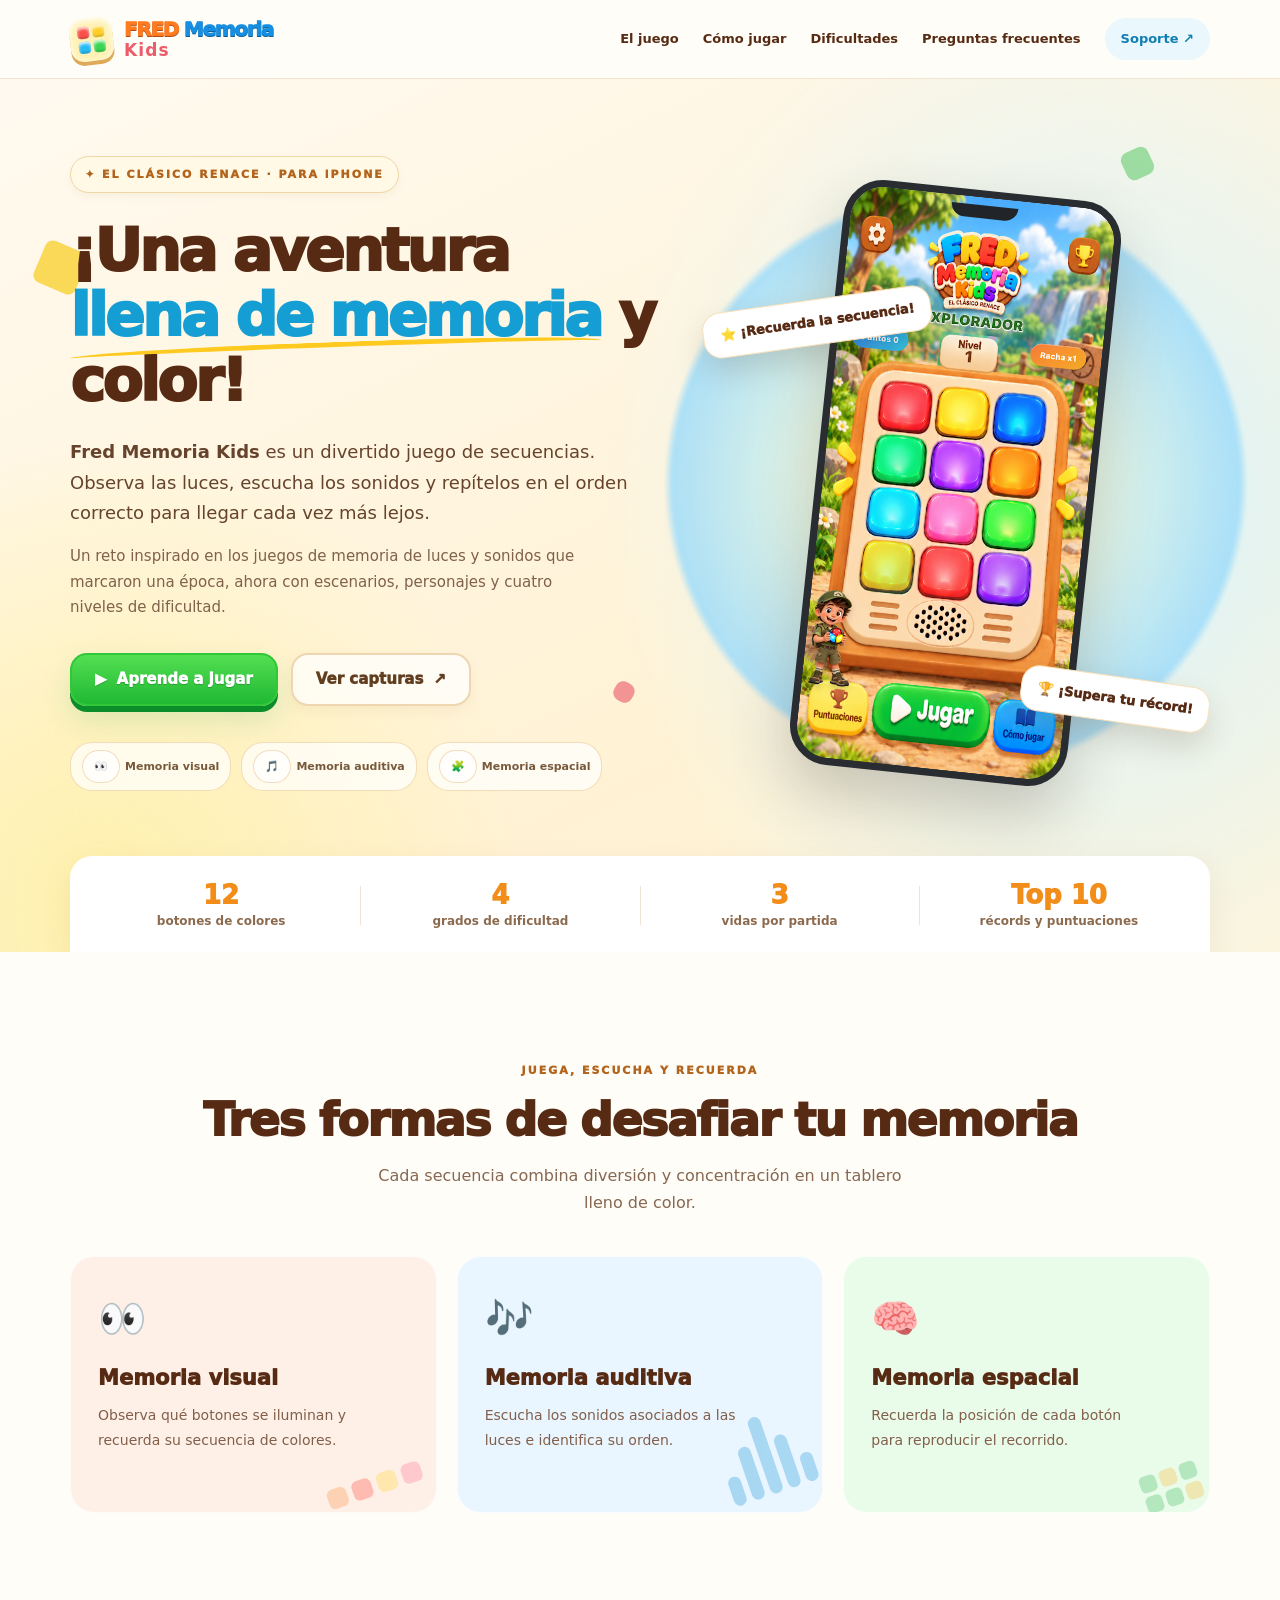
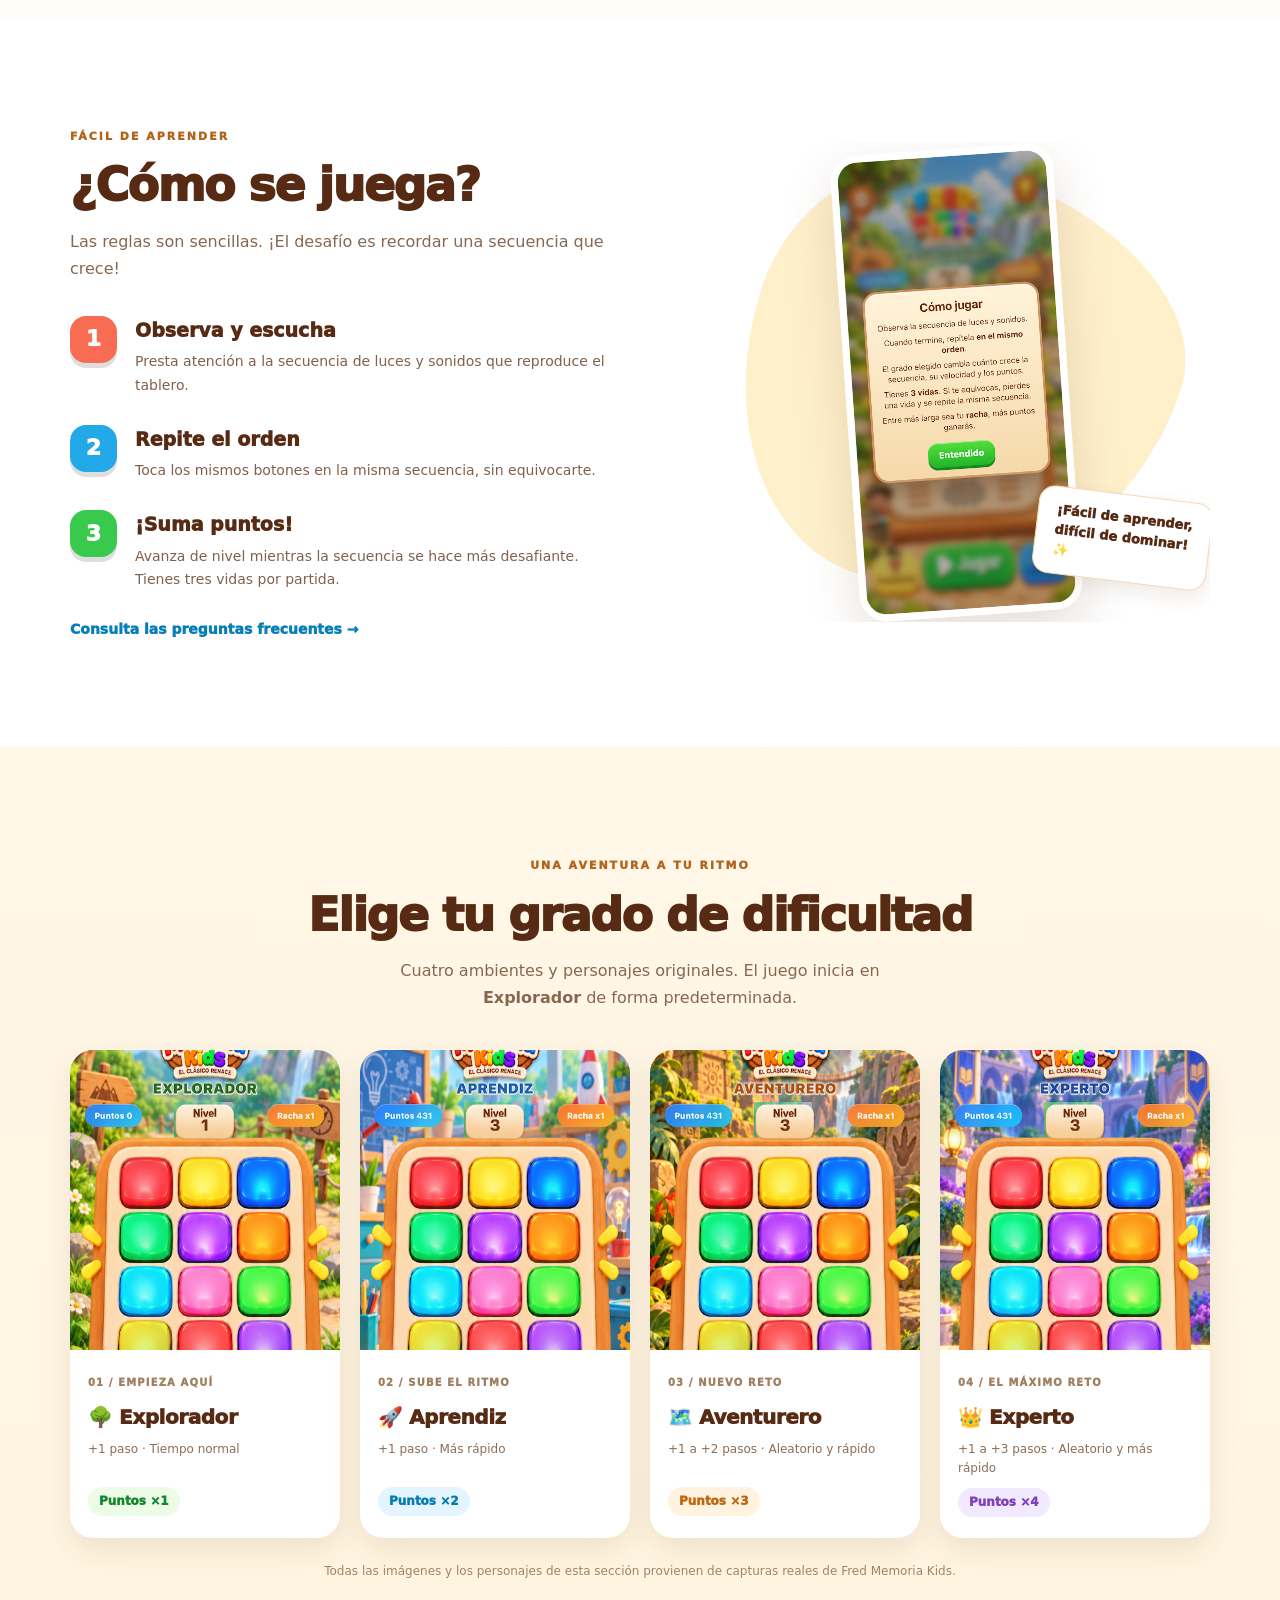
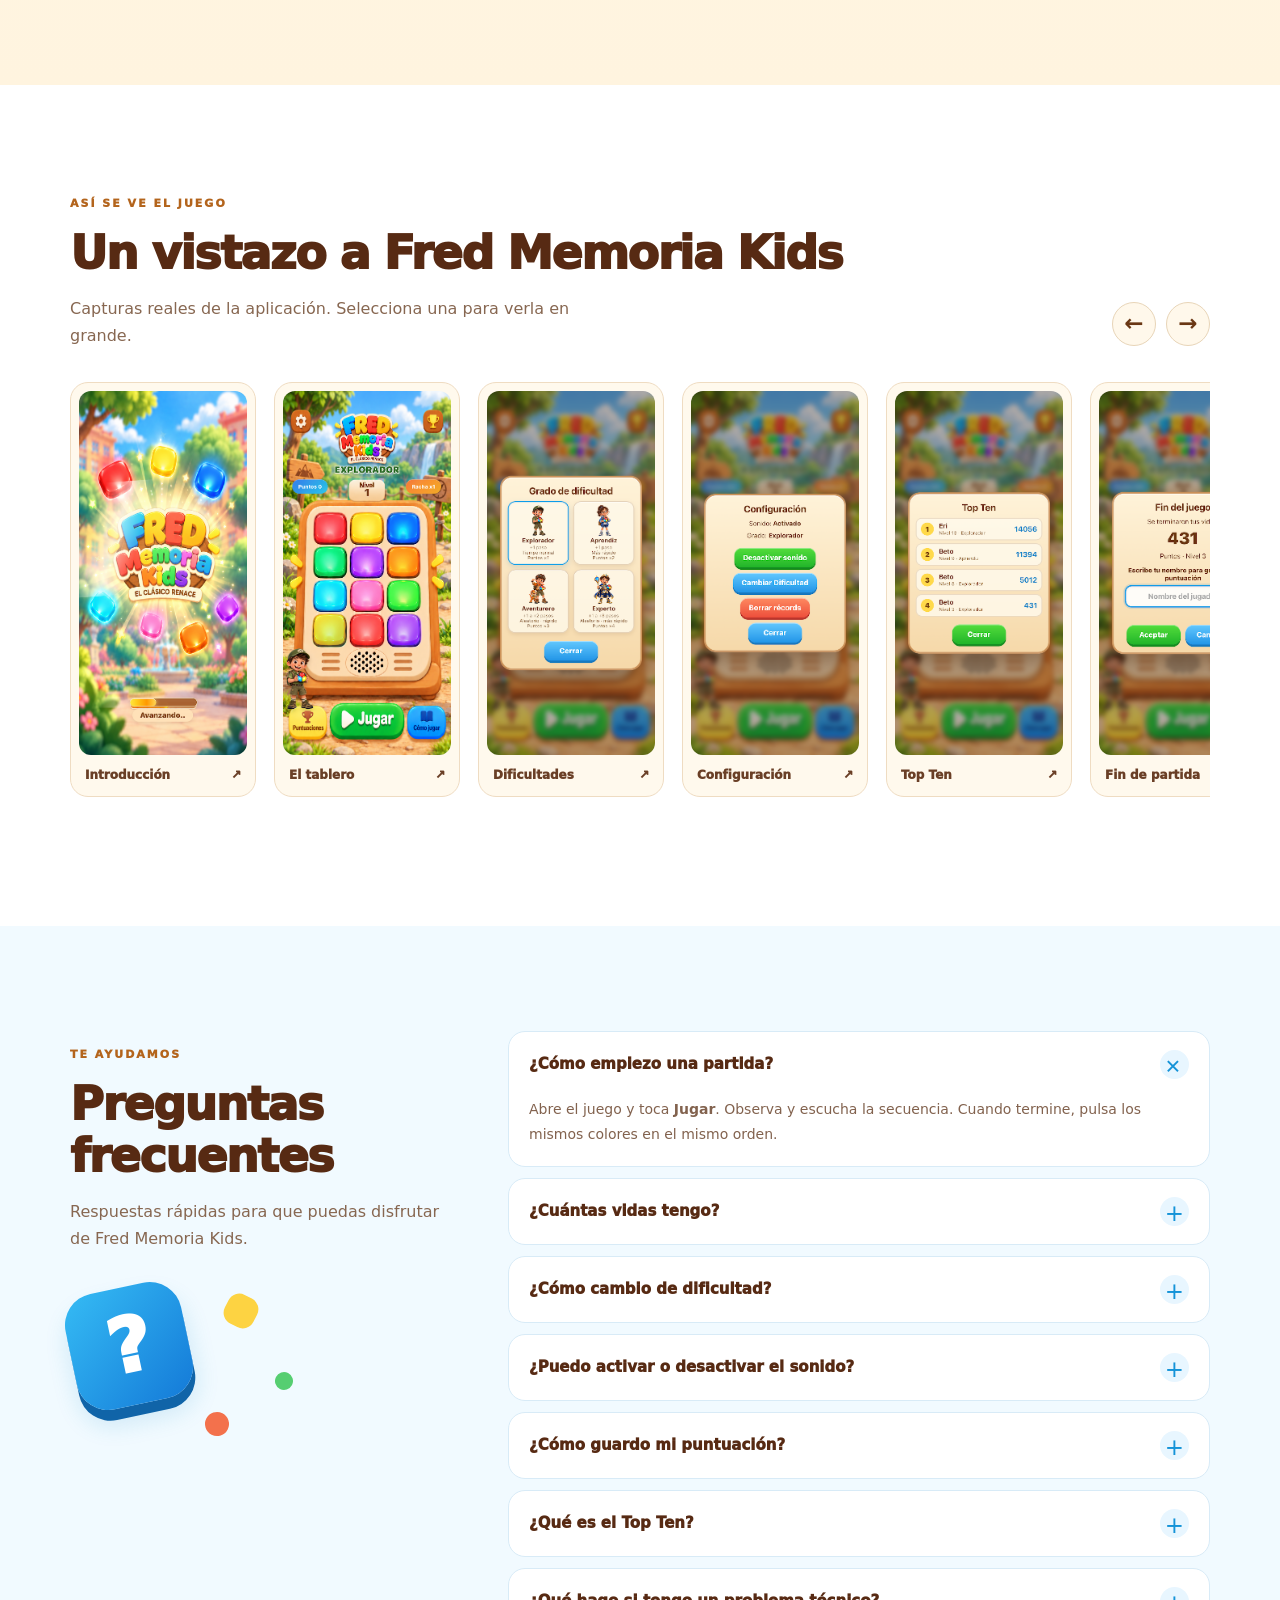
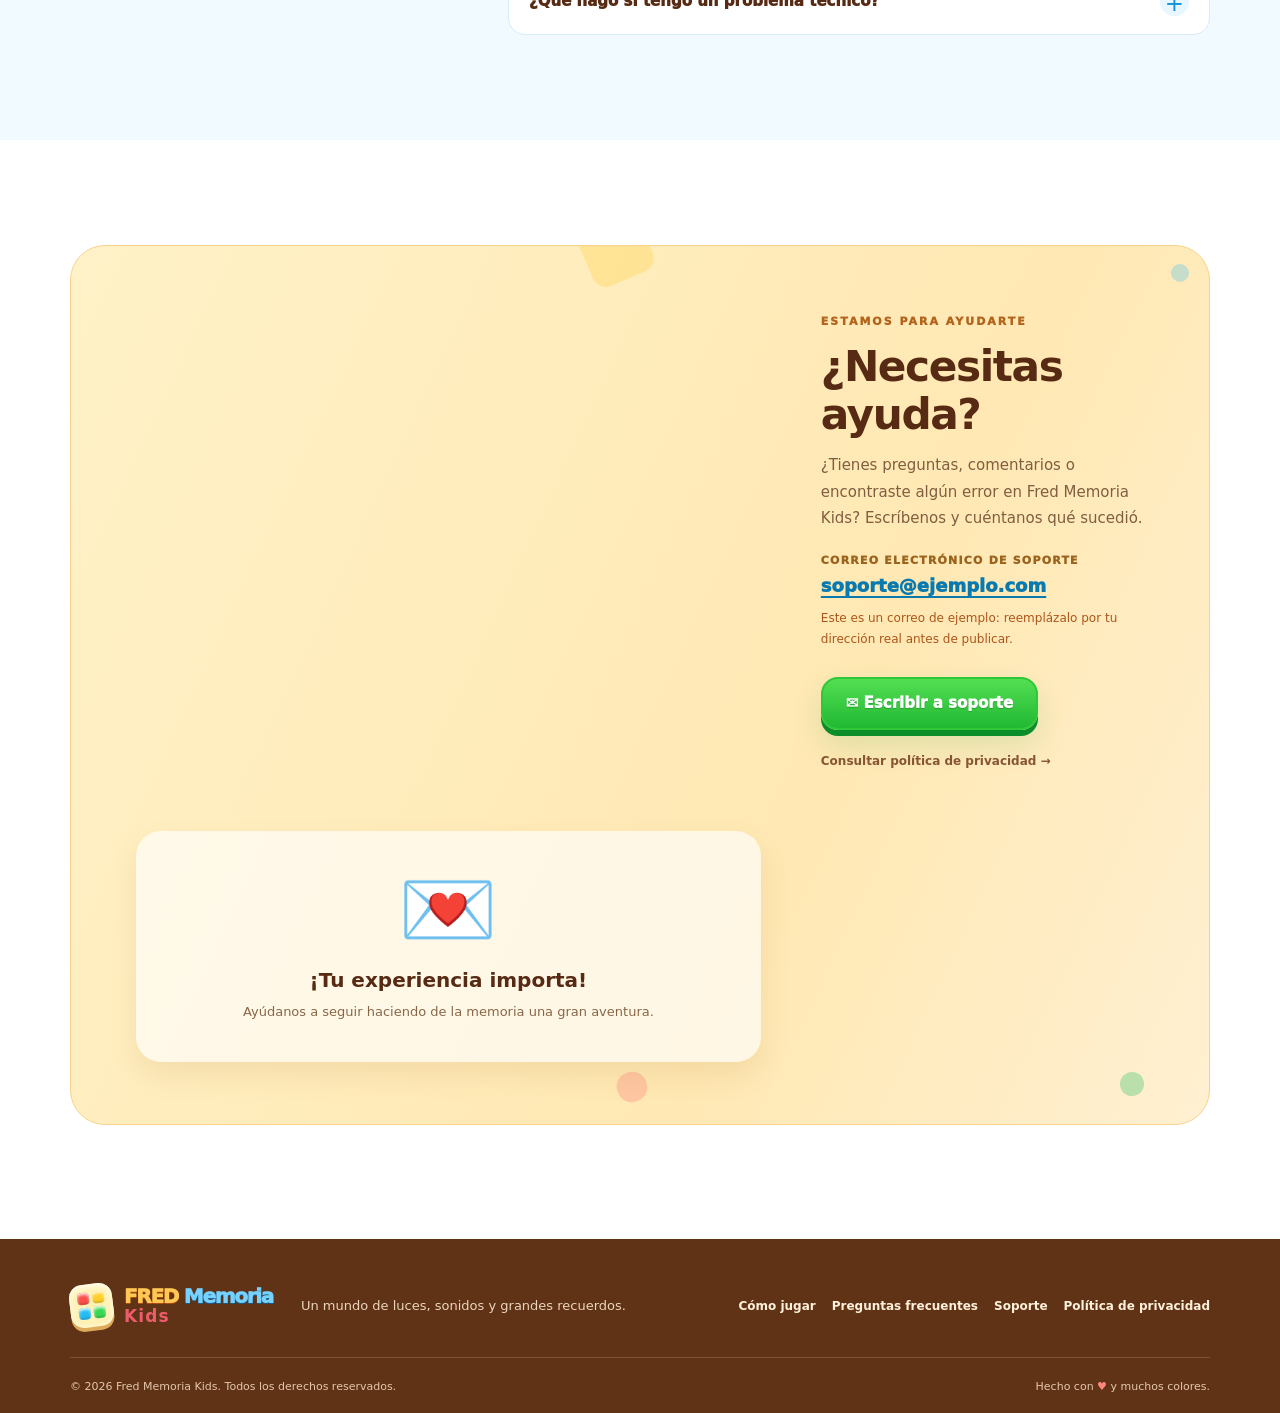
<file: index.html>
<!doctype html>
<html lang="es">
<head>
  <meta charset="utf-8">
  <meta name="viewport" content="width=device-width, initial-scale=1">
  <meta name="theme-color" content="#fff9e9">
  <meta name="description" content="Fred Memoria Kids: un divertido juego de secuencias de luces y sonidos para ejercitar la memoria visual, auditiva y espacial. Descubre cómo jugar, los niveles, preguntas frecuentes y soporte.">
  <meta property="og:type" content="website">
  <meta property="og:title" content="Fred Memoria Kids | ¡El clásico renace!">
  <meta property="og:description" content="Luces, sonidos y diversión para poner a prueba tu memoria. Conoce Fred Memoria Kids y encuentra instrucciones y soporte.">
  <meta name="color-scheme" content="light">
  <link rel="icon" type="image/svg+xml" href="assets/img/icono.svg">
  <link rel="stylesheet" href="assets/css/styles.css">
  <title>Fred Memoria Kids | El clásico renace</title>
  <script defer src="assets/js/config.js"></script>
  <script defer src="assets/js/main.js"></script>
</head>
<body>
  <a class="skip-link" href="#contenido">Saltar al contenido</a>

  <header class="site-header">
    <div class="container nav-wrap">
      <a class="brand" href="index.html" aria-label="Fred Memoria Kids, ir al inicio">
        <span class="brand-symbol" aria-hidden="true"><i></i><i></i><i></i><i></i></span>
        <span class="brand-copy"><strong><span class="fred">FRED</span> <span class="memoria">Memoria</span></strong><small>Kids</small></span>
      </a>
      <button class="menu-toggle" type="button" aria-label="Abrir menú de navegación" aria-controls="main-nav" aria-expanded="false"><span></span><span></span><span></span></button>
      <nav id="main-nav" class="main-nav" aria-label="Navegación principal">
        <a href="#el-juego">El juego</a>
        <a href="#como-jugar">Cómo jugar</a>
        <a href="#dificultades">Dificultades</a>
        <a href="#preguntas">Preguntas frecuentes</a>
        <a href="#soporte" class="nav-contact">Soporte <span aria-hidden="true">↗</span></a>
      </nav>
    </div>
  </header>

  <main id="contenido">
    <section class="hero" id="el-juego" aria-labelledby="hero-title">
      <span class="hero-confetti confetti-one" aria-hidden="true"></span>
      <span class="hero-confetti confetti-two" aria-hidden="true"></span>
      <span class="hero-confetti confetti-three" aria-hidden="true"></span>
      <div class="container hero-grid">
        <div class="hero-copy">
          <span class="eyebrow"><span aria-hidden="true">✦</span> EL CLÁSICO RENACE · PARA iPHONE</span>
          <h1 id="hero-title">¡Una aventura <span class="highlight">llena de memoria</span> y color!</h1>
          <p class="hero-lead"><strong>Fred Memoria Kids</strong> es un divertido juego de secuencias. Observa las luces, escucha los sonidos y repítelos en el orden correcto para llegar cada vez más lejos.</p>
          <p class="hero-detail">Un reto inspirado en los juegos de memoria de luces y sonidos que marcaron una época, ahora con escenarios, personajes y cuatro niveles de dificultad.</p>
          <div class="hero-actions">
            <a class="btn btn-green" href="#como-jugar"><span aria-hidden="true">▶</span> Aprende a jugar</a>
            <a class="btn btn-outline" href="#pantallas">Ver capturas <span aria-hidden="true">↗</span></a>
          </div>
          <div class="memory-pills" aria-label="Habilidades que se ejercitan">
            <span><span aria-hidden="true">👀</span> Memoria visual</span>
            <span><span aria-hidden="true">🎵</span> Memoria auditiva</span>
            <span><span aria-hidden="true">🧩</span> Memoria espacial</span>
          </div>
        </div>
        <div class="hero-visual">
          <div class="hero-glow" aria-hidden="true"></div>
          <div class="float-pill pill-top"><span aria-hidden="true">⭐</span> ¡Recuerda la secuencia!</div>
          <div class="phone device-hero">
            <div class="phone-camera" aria-hidden="true"></div>
            <img src="assets/img/explorador.png" alt="Pantalla de Fred Memoria Kids en dificultad Explorador, con tablero de 12 botones luminosos de colores." fetchpriority="high" width="415" height="899">
          </div>
          <div class="float-pill pill-bottom"><span aria-hidden="true">🏆</span> ¡Supera tu récord!</div>
        </div>
      </div>
      <div class="container facts-row" aria-label="Características del juego">
        <div><strong>12</strong><span>botones de colores</span></div>
        <span class="fact-divider" aria-hidden="true"></span>
        <div><strong>4</strong><span>grados de dificultad</span></div>
        <span class="fact-divider" aria-hidden="true"></span>
        <div><strong>3</strong><span>vidas por partida</span></div>
        <span class="fact-divider" aria-hidden="true"></span>
        <div><strong>Top 10</strong><span>récords y puntuaciones</span></div>
      </div>
    </section>

    <section class="section benefits" aria-labelledby="benefits-title">
      <div class="container">
        <div class="section-heading center"><span class="kicker">JUEGA, ESCUCHA Y RECUERDA</span><h2 id="benefits-title">Tres formas de desafiar tu memoria</h2><p>Cada secuencia combina diversión y concentración en un tablero lleno de color.</p></div>
        <div class="benefits-grid">
          <article class="benefit-card benefit-visual"><span class="benefit-icon" aria-hidden="true">👀</span><h3>Memoria visual</h3><p>Observa qué botones se iluminan y recuerda su secuencia de colores.</p><span class="tiny-pieces" aria-hidden="true"><i></i><i></i><i></i><i></i></span></article>
          <article class="benefit-card benefit-audio"><span class="benefit-icon" aria-hidden="true">🎶</span><h3>Memoria auditiva</h3><p>Escucha los sonidos asociados a las luces e identifica su orden.</p><span class="wave-bars" aria-hidden="true"><i></i><i></i><i></i><i></i><i></i></span></article>
          <article class="benefit-card benefit-spatial"><span class="benefit-icon" aria-hidden="true">🧠</span><h3>Memoria espacial</h3><p>Recuerda la posición de cada botón para reproducir el recorrido.</p><span class="tiny-grid" aria-hidden="true"><i></i><i></i><i></i><i></i><i></i><i></i></span></article>
        </div>
      </div>
    </section>

    <section class="section how-section" id="como-jugar" aria-labelledby="how-title">
      <div class="container how-grid">
        <div>
          <div class="section-heading"><span class="kicker">FÁCIL DE APRENDER</span><h2 id="how-title">¿Cómo se juega?</h2><p>Las reglas son sencillas. ¡El desafío es recordar una secuencia que crece!</p></div>
          <ol class="steps-list">
            <li><span class="step-number step-red">1</span><div><h3>Observa y escucha</h3><p>Presta atención a la secuencia de luces y sonidos que reproduce el tablero.</p></div></li>
            <li><span class="step-number step-blue">2</span><div><h3>Repite el orden</h3><p>Toca los mismos botones en la misma secuencia, sin equivocarte.</p></div></li>
            <li><span class="step-number step-green">3</span><div><h3>¡Suma puntos!</h3><p>Avanza de nivel mientras la secuencia se hace más desafiante. Tienes tres vidas por partida.</p></div></li>
          </ol>
          <a class="text-link" href="#preguntas">Consulta las preguntas frecuentes <span aria-hidden="true">→</span></a>
        </div>
        <div class="how-visual"><div class="how-blob" aria-hidden="true"></div><div class="shot-framed"><img src="assets/img/como-jugar.png" loading="lazy" width="415" height="899" alt="Ventana de instrucciones de Fred Memoria Kids: observa, repite los sonidos y las luces, y supera niveles."></div><span class="how-note">¡Fácil de aprender, difícil de dominar! <span aria-hidden="true">✨</span></span></div>
      </div>
    </section>

    <section class="section levels-section" id="dificultades" aria-labelledby="levels-title">
      <div class="container">
        <div class="section-heading center"><span class="kicker">UNA AVENTURA A TU RITMO</span><h2 id="levels-title">Elige tu grado de dificultad</h2><p>Cuatro ambientes y personajes originales. El juego inicia en <strong>Explorador</strong> de forma predeterminada.</p></div>
        <div class="levels-grid">
          <article class="level-card explorer"><div class="level-img"><img src="assets/img/explorador.png" width="415" height="899" loading="lazy" alt="Escenario Explorador con personaje infantil explorador y tablero de memoria."></div><div class="level-info"><span class="level-num">01 / EMPIEZA AQUÍ</span><h3>🌳 Explorador</h3><p>+1 paso · Tiempo normal</p><span class="points">Puntos ×1</span></div></article>
          <article class="level-card apprentice"><div class="level-img"><img src="assets/img/aprendiz.png" width="415" height="899" loading="lazy" alt="Escenario Aprendiz con niña científica de lentes y el tablero de memoria."></div><div class="level-info"><span class="level-num">02 / SUBE EL RITMO</span><h3>🚀 Aprendiz</h3><p>+1 paso · Más rápido</p><span class="points">Puntos ×2</span></div></article>
          <article class="level-card adventurer"><div class="level-img"><img src="assets/img/aventurero.png" width="415" height="899" loading="lazy" alt="Escenario Aventurero con personaje y su compañero en una selva de aventura."></div><div class="level-info"><span class="level-num">03 / NUEVO RETO</span><h3>🗺️ Aventurero</h3><p>+1 a +2 pasos · Aleatorio y rápido</p><span class="points">Puntos ×3</span></div></article>
          <article class="level-card expert"><div class="level-img"><img src="assets/img/experto.png" width="415" height="899" loading="lazy" alt="Escenario Experto, con personaje coronado y uniforme azul, ante un castillo."></div><div class="level-info"><span class="level-num">04 / EL MÁXIMO RETO</span><h3>👑 Experto</h3><p>+1 a +3 pasos · Aleatorio y más rápido</p><span class="points">Puntos ×4</span></div></article>
        </div>
        <p class="image-note">Todas las imágenes y los personajes de esta sección provienen de capturas reales de Fred Memoria Kids.</p>
      </div>
    </section>

    <section class="section gallery-section" id="pantallas" aria-labelledby="gallery-title">
      <div class="container">
        <div class="gallery-heading"><div class="section-heading"><span class="kicker">ASÍ SE VE EL JUEGO</span><h2 id="gallery-title">Un vistazo a Fred Memoria Kids</h2><p>Capturas reales de la aplicación. Selecciona una para verla en grande.</p></div><div class="gallery-controls"><button id="gallery-prev" type="button" aria-label="Desplazar capturas a la izquierda">←</button><button id="gallery-next" type="button" aria-label="Desplazar capturas a la derecha">→</button></div></div>
        <div class="gallery-track" id="gallery-track" tabindex="0" aria-label="Galería de capturas de pantalla de la aplicación">
          <button class="gallery-item" type="button" data-src="assets/img/introduccion.png" data-caption="Pantalla de introducción" aria-label="Ampliar pantalla de introducción"><img src="assets/img/introduccion.png" loading="lazy" width="415" height="899" alt="Pantalla de introducción del juego con logo original y botones luminosos."><span>Introducción <span aria-hidden="true">↗</span></span></button>
          <button class="gallery-item" type="button" data-src="assets/img/explorador.png" data-caption="Tablero de juego · Explorador" aria-label="Ampliar tablero de juego Explorador"><img src="assets/img/explorador.png" loading="lazy" width="415" height="899" alt="Tablero del juego en modo Explorador."><span>El tablero <span aria-hidden="true">↗</span></span></button>
          <button class="gallery-item" type="button" data-src="assets/img/dificultades.png" data-caption="Selección de dificultad y personajes" aria-label="Ampliar selector de dificultades"><img src="assets/img/dificultades.png" loading="lazy" width="415" height="899" alt="Ventana con los cuatro personajes y los grados de dificultad."><span>Dificultades <span aria-hidden="true">↗</span></span></button>
          <button class="gallery-item" type="button" data-src="assets/img/configuracion.png" data-caption="Configuración de sonido y dificultad" aria-label="Ampliar configuración"><img src="assets/img/configuracion.png" loading="lazy" width="415" height="899" alt="Opciones de configuración, sonido y dificultad."><span>Configuración <span aria-hidden="true">↗</span></span></button>
          <button class="gallery-item" type="button" data-src="assets/img/top-ten.png" data-caption="Tabla de los diez mejores resultados" aria-label="Ampliar Top Ten"><img src="assets/img/top-ten.png" loading="lazy" width="415" height="899" alt="Tabla Top Ten de puntuaciones de jugadores."><span>Top Ten <span aria-hidden="true">↗</span></span></button>
          <button class="gallery-item" type="button" data-src="assets/img/fin-del-juego.png" data-caption="Fin del juego y guardado de puntuación" aria-label="Ampliar pantalla de fin del juego"><img src="assets/img/fin-del-juego.png" loading="lazy" width="415" height="899" alt="Pantalla de fin del juego con nombre del jugador y botones Aceptar y Cancelar."><span>Fin de partida <span aria-hidden="true">↗</span></span></button>
          <button class="gallery-item" type="button" data-src="assets/img/vidas.png" data-caption="Aviso de vidas restantes" aria-label="Ampliar aviso de vidas"><img src="assets/img/vidas.png" loading="lazy" width="415" height="899" alt="Tablero con indicador de que resta una vida."><span>Vidas <span aria-hidden="true">↗</span></span></button>
        </div>
      </div>
    </section>

    <section class="section faq-section" id="preguntas" aria-labelledby="faq-title">
      <div class="container faq-grid">
        <div class="faq-intro"><span class="kicker">TE AYUDAMOS</span><h2 id="faq-title">Preguntas frecuentes</h2><p>Respuestas rápidas para que puedas disfrutar de Fred Memoria Kids.</p><div class="faq-art" aria-hidden="true"><span>?</span><i></i><i></i><i></i></div></div>
        <div class="faq-list">
          <details open><summary>¿Cómo empiezo una partida?<span aria-hidden="true">+</span></summary><div class="faq-answer">Abre el juego y toca <strong>Jugar</strong>. Observa y escucha la secuencia. Cuando termine, pulsa los mismos colores en el mismo orden.</div></details>
          <details><summary>¿Cuántas vidas tengo?<span aria-hidden="true">+</span></summary><div class="faq-answer">Tienes <strong>3 vidas</strong> por partida. Si te equivocas, pierdes una vida y se repite la misma secuencia para volver a intentarlo.</div></details>
          <details><summary>¿Cómo cambio de dificultad?<span aria-hidden="true">+</span></summary><div class="faq-answer">Abre el botón de <strong>Configuración</strong> (engranaje) y elige <strong>Cambiar Dificultad</strong>. Selecciona Explorador, Aprendiz, Aventurero o Experto.</div></details>
          <details><summary>¿Puedo activar o desactivar el sonido?<span aria-hidden="true">+</span></summary><div class="faq-answer">Sí. Desde <strong>Configuración</strong> encontrarás el botón para activar o desactivar el sonido del juego.</div></details>
          <details><summary>¿Cómo guardo mi puntuación?<span aria-hidden="true">+</span></summary><div class="faq-answer">Cuando termina la partida, escribe tu nombre y toca <strong>Aceptar</strong>. Si presionas <strong>Cancelar</strong>, la puntuación no se guardará.</div></details>
          <details><summary>¿Qué es el Top Ten?<span aria-hidden="true">+</span></summary><div class="faq-answer">Es la clasificación de los <strong>10 mejores puntajes</strong>, ordenados de mayor a menor. Puedes verla desde el botón de puntuaciones o el trofeo.</div></details>
          <details><summary>¿Qué hago si tengo un problema técnico?<span aria-hidden="true">+</span></summary><div class="faq-answer">Escríbenos mediante el correo de soporte. Describe qué ocurrió e incluye, si puedes, el modelo de tu iPhone, la versión de iOS y una captura del problema.</div></details>
        </div>
      </div>
    </section>

    <section class="section support-section" id="soporte" aria-labelledby="support-title">
      <div class="container support-panel">
        <div class="support-decoration" aria-hidden="true"><i></i><i></i><i></i><i></i></div>
        <div class="support-copy"><span class="kicker">ESTAMOS PARA AYUDARTE</span><h2 id="support-title">¿Necesitas ayuda?</h2><p>¿Tienes preguntas, comentarios o encontraste algún error en Fred Memoria Kids? Escríbenos y cuéntanos qué sucedió.</p><div class="support-mail-label">Correo electrónico de soporte</div><a class="support-mail" href="mailto:soporte@ejemplo.com" data-support-link data-support-email>soporte@ejemplo.com</a><p class="config-warning" data-config-warning>Este es un correo de ejemplo: reemplázalo por tu dirección real antes de publicar.</p><div class="support-actions"><a class="btn btn-green" data-support-link href="mailto:soporte@ejemplo.com">✉ Escribir a soporte</a><a class="support-privacy" href="privacidad.html">Consultar política de privacidad <span aria-hidden="true">→</span></a></div></div>
        <div class="support-side"><span class="support-emoji" aria-hidden="true">💌</span><h3>¡Tu experiencia importa!</h3><p>Ayúdanos a seguir haciendo de la memoria una gran aventura.</p></div>
      </div>
    </section>
  </main>

  <footer class="site-footer"><div class="container footer-grid"><a class="brand footer-brand" href="index.html"><span class="brand-symbol" aria-hidden="true"><i></i><i></i><i></i><i></i></span><span class="brand-copy"><strong><span class="fred">FRED</span> <span class="memoria">Memoria</span></strong><small>Kids</small></span></a><p>Un mundo de luces, sonidos y grandes recuerdos.</p><div class="footer-links"><a href="#como-jugar">Cómo jugar</a><a href="#preguntas">Preguntas frecuentes</a><a href="#soporte">Soporte</a><a href="privacidad.html">Política de privacidad</a></div></div><div class="container footer-bottom"><span>© <span id="current-year">2026</span> Fred Memoria Kids. Todos los derechos reservados.</span><span>Hecho con <span aria-label="cariño">♥</span> y muchos colores.</span></div></footer>

  <dialog id="image-dialog" class="image-dialog" aria-label="Vista ampliada de captura de pantalla"><button type="button" class="dialog-close" id="dialog-close" aria-label="Cerrar imagen">×</button><figure><img id="dialog-image" src="assets/img/introduccion.png" alt=""><figcaption id="dialog-caption"></figcaption></figure></dialog>
</body>
</html>
</file>
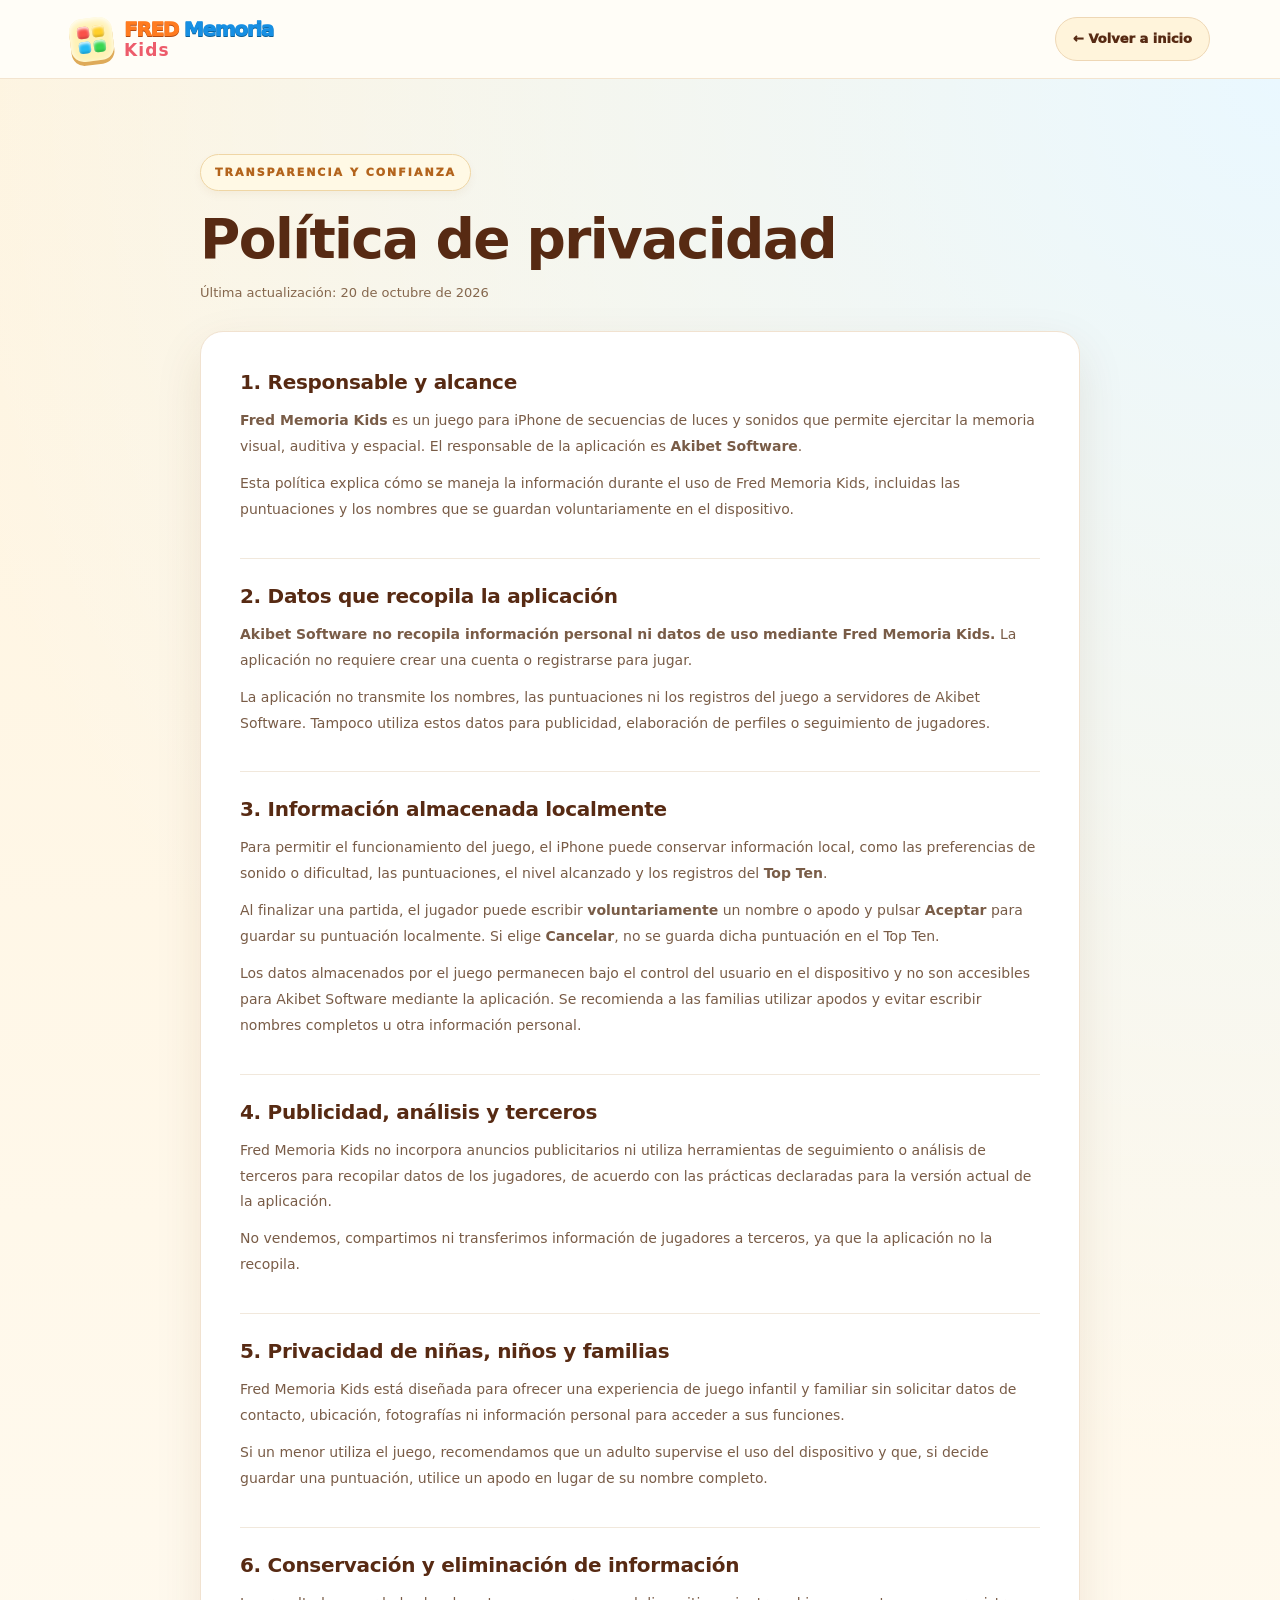
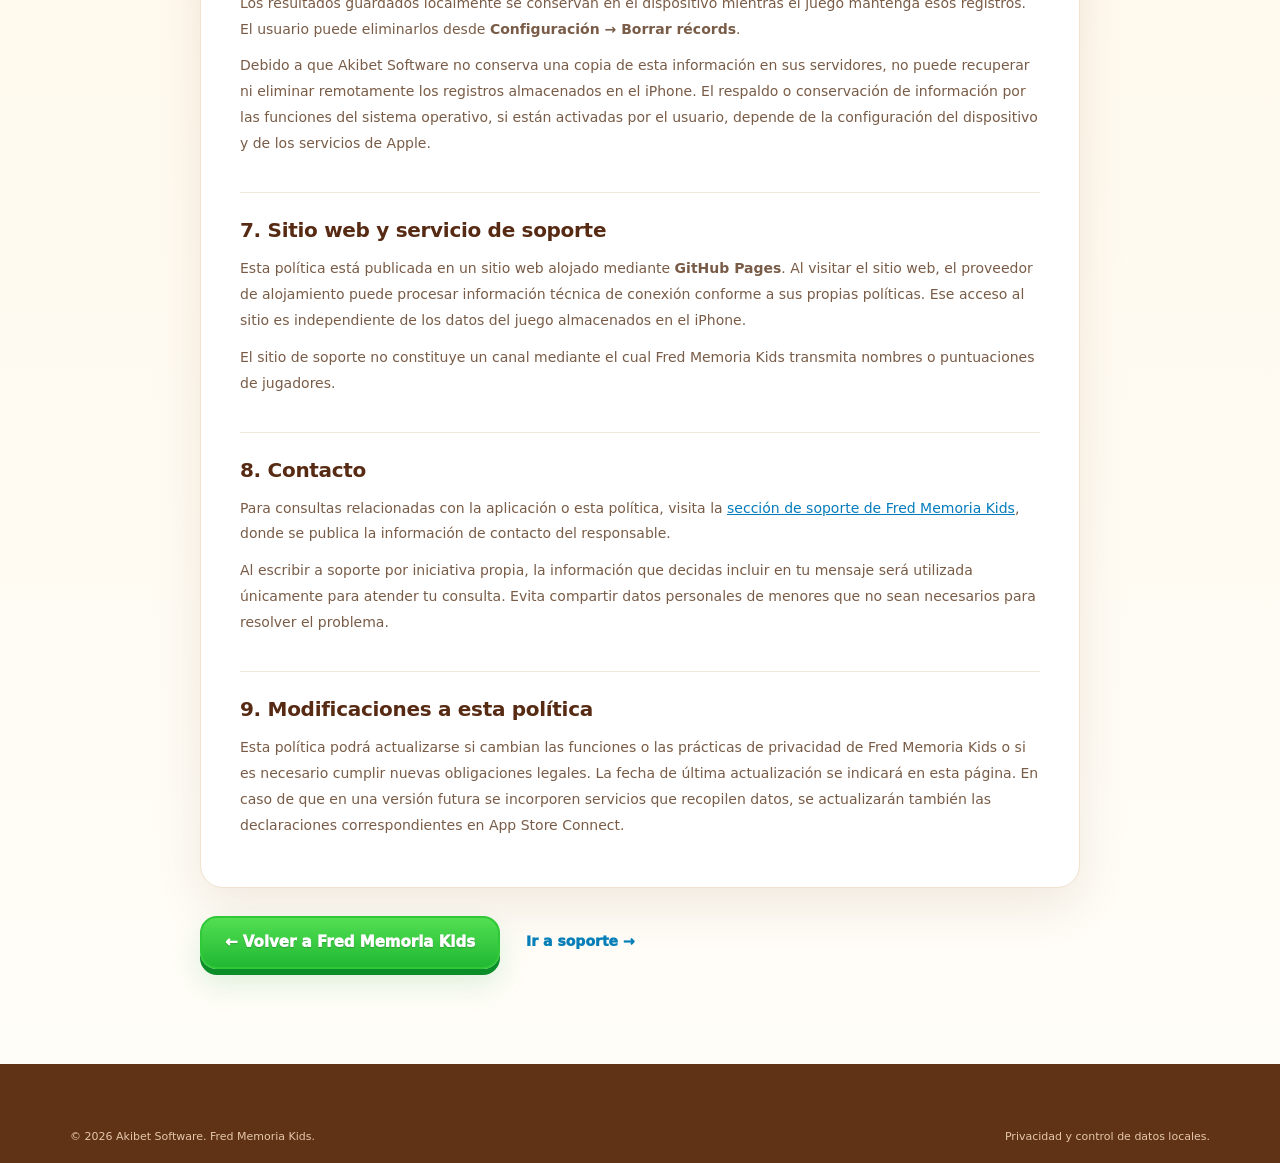
<file: privacidad.html>
<!doctype html>
<html lang="es-MX">
<head>
  <meta charset="utf-8">
  <meta name="viewport" content="width=device-width, initial-scale=1">
  <meta name="theme-color" content="#fff9e9">
  <meta name="description" content="Política de privacidad de Fred Memoria Kids de Akibet Software. Conoce cómo funciona el almacenamiento local de puntuaciones y tus opciones para eliminarlas.">
  <meta name="robots" content="index, follow">
  <link rel="icon" type="image/svg+xml" href="assets/img/icono.svg">
  <link rel="stylesheet" href="assets/css/styles.css">
  <title>Política de privacidad | Fred Memoria Kids</title>
</head>
<body class="privacy-page">
  <a class="skip-link" href="#contenido">Saltar al contenido</a>
  <header class="site-header">
    <div class="container nav-wrap">
      <a class="brand" href="index.html" aria-label="Volver a Fred Memoria Kids">
        <span class="brand-symbol" aria-hidden="true"><i></i><i></i><i></i><i></i></span>
        <span class="brand-copy"><strong><span class="fred">FRED</span> <span class="memoria">Memoria</span></strong><small>Kids</small></span>
      </a>
      <a href="index.html" class="back-home">← Volver a inicio</a>
    </div>
  </header>
  <main id="contenido" class="privacy-content">
    <div class="container privacy-shell">
      <span class="eyebrow">TRANSPARENCIA Y CONFIANZA</span>
      <h1>Política de privacidad</h1>
      <p class="privacy-date">Última actualización: 20 de octubre de 2026</p>
      <article class="policy-card">
        <section>
          <h2>1. Responsable y alcance</h2>
          <p><strong>Fred Memoria Kids</strong> es un juego para iPhone de secuencias de luces y sonidos que permite ejercitar la memoria visual, auditiva y espacial. El responsable de la aplicación es <strong>Akibet Software</strong>.</p>
          <p>Esta política explica cómo se maneja la información durante el uso de Fred Memoria Kids, incluidas las puntuaciones y los nombres que se guardan voluntariamente en el dispositivo.</p>
        </section>
        <section>
          <h2>2. Datos que recopila la aplicación</h2>
          <p><strong>Akibet Software no recopila información personal ni datos de uso mediante Fred Memoria Kids.</strong> La aplicación no requiere crear una cuenta o registrarse para jugar.</p>
          <p>La aplicación no transmite los nombres, las puntuaciones ni los registros del juego a servidores de Akibet Software. Tampoco utiliza estos datos para publicidad, elaboración de perfiles o seguimiento de jugadores.</p>
        </section>
        <section>
          <h2>3. Información almacenada localmente</h2>
          <p>Para permitir el funcionamiento del juego, el iPhone puede conservar información local, como las preferencias de sonido o dificultad, las puntuaciones, el nivel alcanzado y los registros del <strong>Top Ten</strong>.</p>
          <p>Al finalizar una partida, el jugador puede escribir <strong>voluntariamente</strong> un nombre o apodo y pulsar <strong>Aceptar</strong> para guardar su puntuación localmente. Si elige <strong>Cancelar</strong>, no se guarda dicha puntuación en el Top Ten.</p>
          <p>Los datos almacenados por el juego permanecen bajo el control del usuario en el dispositivo y no son accesibles para Akibet Software mediante la aplicación. Se recomienda a las familias utilizar apodos y evitar escribir nombres completos u otra información personal.</p>
        </section>
        <section>
          <h2>4. Publicidad, análisis y terceros</h2>
          <p>Fred Memoria Kids no incorpora anuncios publicitarios ni utiliza herramientas de seguimiento o análisis de terceros para recopilar datos de los jugadores, de acuerdo con las prácticas declaradas para la versión actual de la aplicación.</p>
          <p>No vendemos, compartimos ni transferimos información de jugadores a terceros, ya que la aplicación no la recopila.</p>
        </section>
        <section>
          <h2>5. Privacidad de niñas, niños y familias</h2>
          <p>Fred Memoria Kids está diseñada para ofrecer una experiencia de juego infantil y familiar sin solicitar datos de contacto, ubicación, fotografías ni información personal para acceder a sus funciones.</p>
          <p>Si un menor utiliza el juego, recomendamos que un adulto supervise el uso del dispositivo y que, si decide guardar una puntuación, utilice un apodo en lugar de su nombre completo.</p>
        </section>
        <section>
          <h2>6. Conservación y eliminación de información</h2>
          <p>Los resultados guardados localmente se conservan en el dispositivo mientras el juego mantenga esos registros. El usuario puede eliminarlos desde <strong>Configuración → Borrar récords</strong>.</p>
          <p>Debido a que Akibet Software no conserva una copia de esta información en sus servidores, no puede recuperar ni eliminar remotamente los registros almacenados en el iPhone. El respaldo o conservación de información por las funciones del sistema operativo, si están activadas por el usuario, depende de la configuración del dispositivo y de los servicios de Apple.</p>
        </section>
        <section>
          <h2>7. Sitio web y servicio de soporte</h2>
          <p>Esta política está publicada en un sitio web alojado mediante <strong>GitHub Pages</strong>. Al visitar el sitio web, el proveedor de alojamiento puede procesar información técnica de conexión conforme a sus propias políticas. Ese acceso al sitio es independiente de los datos del juego almacenados en el iPhone.</p>
          <p>El sitio de soporte no constituye un canal mediante el cual Fred Memoria Kids transmita nombres o puntuaciones de jugadores.</p>
        </section>
        <section>
          <h2>8. Contacto</h2>
          <p>Para consultas relacionadas con la aplicación o esta política, visita la <a href="index.html#soporte">sección de soporte de Fred Memoria Kids</a>, donde se publica la información de contacto del responsable.</p>
          <p>Al escribir a soporte por iniciativa propia, la información que decidas incluir en tu mensaje será utilizada únicamente para atender tu consulta. Evita compartir datos personales de menores que no sean necesarios para resolver el problema.</p>
        </section>
        <section>
          <h2>9. Modificaciones a esta política</h2>
          <p>Esta política podrá actualizarse si cambian las funciones o las prácticas de privacidad de Fred Memoria Kids o si es necesario cumplir nuevas obligaciones legales. La fecha de última actualización se indicará en esta página. En caso de que en una versión futura se incorporen servicios que recopilen datos, se actualizarán también las declaraciones correspondientes en App Store Connect.</p>
        </section>
      </article>
      <div class="policy-end">
        <a href="index.html" class="btn btn-green">← Volver a Fred Memoria Kids</a>
        <a href="index.html#soporte" class="text-link">Ir a soporte →</a>
      </div>
    </div>
  </main>
  <footer class="site-footer">
    <div class="container footer-bottom">
      <span>© 2026 Akibet Software. Fred Memoria Kids.</span>
      <span>Privacidad y control de datos locales.</span>
    </div>
  </footer>
</body>
</html>
</file>
<file: assets/css/styles.css>
:root {
  --ink: #572a13;
  --ink-soft: #75543d;
  --cream: #fff9e9;
  --white: #fffefb;
  --line: #eddcc5;
  --orange: #fa973b;
  --yellow: #ffcf38;
  --green: #2aca38;
  --green-dark: #098b2d;
  --blue: #229eed;
  --blue-dark: #087ac0;
  --red: #f45b4b;
  --purple: #a55ce9;
  --shadow: 0 18px 48px rgba(104, 58, 18, .10);
  --r: 25px;
}
* {box-sizing: border-box}
html {scroll-behavior: smooth;scroll-padding-top: 88px}
body {margin: 0;background: var(--white);color: var(--ink);font-family: 'Trebuchet MS', 'Avenir Next', 'Segoe UI', system-ui, sans-serif;-webkit-font-smoothing: antialiased;line-height: 1.55}
button, a { -webkit-tap-highlight-color: transparent }
button {font: inherit}
a {color: inherit}
img {max-width: 100%;display:block}
.container {width: min(1140px, calc(100% - 48px));margin-inline: auto}
.skip-link {position: absolute;z-index: 100;top: -100px;left: 20px;background: #fff;padding: 10px 16px;border-radius: 12px}
.skip-link:focus {top: 14px}
:focus-visible {outline: 3px solid #168eee;outline-offset: 4px}
[hidden] {display:none!important}
.site-header {position: sticky;top:0;z-index:40;background:rgba(255,253,247,.96);backdrop-filter:blur(16px);border-bottom:1px solid rgba(236,213,182,.62)}
.nav-wrap {display:flex;align-items:center;justify-content:space-between;gap:28px;min-height:78px}
.brand {display:inline-flex;align-items:center;gap:11px;text-decoration:none;flex-shrink:0}
.brand-symbol {background:#fff2b6;box-shadow:0 4px 0 #deaa59, inset 0 2px 6px #fff;border-radius:13px;display:grid;grid-template-columns:repeat(2,12px);grid-template-rows:repeat(2,12px);gap:3px;padding:8px;transform:rotate(-7deg)}
.brand-symbol i {display:block;border-radius:4px;box-shadow:inset 0 2px 3px rgba(255,255,255,.85), inset 0 -2px 2px rgba(0,0,0,.15)}
.brand-symbol i:nth-child(1){background:#fa5049}.brand-symbol i:nth-child(2){background:#ffcf28}.brand-symbol i:nth-child(3){background:#23bbf3}.brand-symbol i:nth-child(4){background:#39d751}
.brand-copy {display:flex;align-items:baseline;flex-direction:column;line-height:1.06}
.brand-copy strong {font-size:20px;letter-spacing:-1.3px;white-space:nowrap;font-weight:950}
.brand-copy .fred {color:#ff7b20;text-shadow:0 1px 0 #b34b13}
.brand-copy .memoria {color:#168fe3;text-shadow:0 1px 0 #0c5e95}
.brand-copy small {font-size:17px;color:#ed5c6b;font-weight:900;letter-spacing:1.1px}
.main-nav {display:flex;align-items:center;gap:24px;font-weight:800;font-size:13px}
.main-nav a {text-decoration:none;transition:color .2s;white-space:nowrap}
.main-nav a:hover {color:#e6751b}
.main-nav .nav-contact {background:#eaf7fc;color:#117fb3;padding:11px 16px;border-radius:999px}
.menu-toggle{display:none}
.hero {position:relative;overflow:hidden;background: radial-gradient(ellipse 42% 70% at 85% 48%, #d8f4ff 0, transparent 90%), radial-gradient(ellipse 37% 60% at 8% 95%, #fff1ac 0, transparent 90%),linear-gradient(155deg, #fffaf0, #fff2d4 68%, #fff5db);padding:67px 0 0}
.hero-grid {display:grid;grid-template-columns:1.08fr .92fr;align-items:center;gap:35px;min-height:655px;position:relative;z-index:1}
.hero-copy {padding:10px 0 65px}
.eyebrow,.kicker{display:inline-block;font-weight:950;letter-spacing:2px;font-size:11px;color:#b3641c}
.eyebrow {background: #fff9e5;border:1px solid #efd6a5;padding:9px 14px;border-radius:999px;box-shadow:0 4px 9px rgba(136,83,24,.05)}
.hero h1 {font-size:clamp(41px, 4.6vw, 67px);letter-spacing:-2.9px;line-height:1.1;font-weight:950;max-width:610px;margin:26px 0 24px}
.highlight {color:#149ed3;position:relative;white-space:normal}
.highlight:after {content:"";position:absolute;bottom:-7px;left:0;right:0;height:10px;border-radius:50%;border-top:5px solid #ffca20;transform:rotate(-2deg)}
.hero-lead {font-size:18px;max-width:570px;line-height:1.7;color:#66432c;margin:0 0 14px}
.hero-detail {font-size:15px;color:#80614b;max-width:510px;line-height:1.7}
.hero-actions {display:flex;flex-wrap:wrap;align-items:center;gap:13px;margin-top:32px}
.btn {display:inline-flex;align-items:center;justify-content:center;gap:10px;text-decoration:none;border-radius:17px;padding:14px 23px;font-size:15px;font-weight:950;transition:transform .2s,box-shadow .2s;border:2px solid transparent;white-space:nowrap;line-height:1.4}
.btn:hover {transform:translateY(-3px)}
.btn-green {background:linear-gradient(180deg,#53df52,#20b833);color:white;border-color:#30c838;box-shadow:0 6px 0 #0b8d2a,0 14px 30px rgba(30,171,67,.16);text-shadow:0 1px 1px rgba(0,0,0,.2)}
.btn-outline {color:#613e20;background:rgba(255,255,255,.75);border-color:#eed6b1;box-shadow:0 5px 13px rgba(121,71,25,.06)}
.btn-outline:hover {background:white}
.memory-pills {display:flex;gap:10px;flex-wrap:wrap;margin-top:36px}
.memory-pills span {display:inline-flex;align-items:center;gap:5px;font-size:11px;font-weight:900;color:#78583a;background:rgba(255,255,255,.72);padding:7px 11px;border:1px solid rgba(238,207,162,.7);border-radius:22px}
.hero-visual {min-height:650px;display:flex;justify-content:center;align-items:center;position:relative;padding:0 10px 35px}
.hero-glow {position:absolute;width:590px;height:590px;border-radius:50%;background:radial-gradient(circle,#fff8d5 0,#e4f6e4 35%,#a1ddfa 68%,transparent 70%);filter:blur(1px);opacity:.85;max-width:135%}
.phone {background:#292d31;border:7px solid #292d31;border-radius:40px;overflow:hidden;box-shadow:0 29px 60px rgba(66,51,37,.24),0 6px 0 rgba(255,255,255,.75) inset;position:relative;isolation:isolate}
.device-hero {width:279px;transform:rotate(6deg);z-index:1;transition:transform .4s}
.device-hero:hover {transform:rotate(1deg) translateY(-6px)}
.phone img {display:block;width:100%;height:auto;aspect-ratio:415/899;object-fit:cover;border-radius:32px}
.phone-camera {position:absolute;top:8px;left:50%;transform:translateX(-50%);width:67px;height:13px;border-radius:0 0 13px 13px;background:#212529;z-index:2}
.float-pill {position:absolute;background:white;padding:12px 16px;border-radius:18px;font-size:13px;font-weight:950;box-shadow:0 14px 30px rgba(92,59,29,.18);z-index:2;white-space:nowrap;border:1px solid #fae0b9}
.pill-top {top:19%;left:0;transform:rotate(-8deg)}
.pill-bottom {bottom:16%;right:0;transform:rotate(8deg)}
.hero-confetti {position:absolute;display:block;border-radius:8px;opacity:.75}
.confetti-one {width:45px;height:45px;transform:rotate(23deg);background:#f8cf27;top:19%;left:3%}
.confetti-two {width:20px;height:20px;transform:rotate(30deg);background:#ef747e;top:69%;left:48%}
.confetti-three {width:29px;height:29px;transform:rotate(-25deg);background:#80d587;top:8%;right:10%}
.facts-row {background:#fff;box-shadow:0 10px 32px rgba(115,69,28,.08);position:relative;z-index:3;display:flex;align-items:center;justify-content:space-around;border-radius:22px 22px 0 0;padding:24px 12px 22px;text-align:center}
.facts-row>div {display:flex;flex-direction:column;align-items:center;gap:1px;flex:1}
.facts-row strong {font-weight:950;font-size:26px;color:#f28d19;line-height:1.2}
.facts-row span:not(.fact-divider) {color:#8c6a4e;font-size:12px;font-weight:800}
.fact-divider {width:1px;height:39px;background:#efe3d5}
.section {padding:105px 0}
.section-heading h2,.faq-intro h2 {font-size:clamp(30px,3.6vw,47px);line-height:1.13;letter-spacing:-1.6px;margin:12px 0 16px;font-weight:950}
.section-heading p,.faq-intro>p {font-size:16px;color:#876751;max-width:560px;margin:0;line-height:1.7}
.section-heading.center {text-align:center;margin-bottom:39px}
.section-heading.center p {margin-inline:auto}
.benefits {background:#fffdf8}
.benefits-grid {display:grid;grid-template-columns:repeat(3,minmax(0,1fr));gap:20px}
.benefit-card {min-height:257px;padding:32px 27px 26px;border-radius:24px;position:relative;overflow:hidden;border:1px solid rgba(255,255,255,.7)}
.benefit-visual {background:#fff0e7}.benefit-audio {background:#e9f5ff}.benefit-spatial {background:#e9fbe9}
.benefit-icon {font-size:39px;display:block;margin-bottom:17px;position:relative;z-index:1}
.benefit-card h3 {font-size:21px;line-height:1.2;margin:0 0 12px;font-weight:950;position:relative;z-index:1}
.benefit-card p {font-size:14px;line-height:1.75;margin:0;max-width:285px;color:#815f4a;position:relative;z-index:1}
.tiny-pieces,.wave-bars,.tiny-grid {position:absolute;right:8px;bottom:6px;opacity:.32;transform:rotate(-19deg)}
.tiny-pieces i {display:inline-block;width:20px;height:20px;margin:3px;border-radius:6px;background:#f79449}.tiny-pieces i:nth-child(2){background:#f74b42}.tiny-pieces i:nth-child(3){background:#ffd234}.tiny-pieces i:nth-child(4){background:#fc7397}
.wave-bars i {display:inline-block;width:13px;height:30px;margin:3px;border-radius:12px;background:#239bd9}.wave-bars i:nth-child(2),.wave-bars i:nth-child(4){height:55px}.wave-bars i:nth-child(3){height:80px}
.tiny-grid{display:grid;grid-template-columns:repeat(3,17px);gap:4px}.tiny-grid i{width:17px;height:17px;background:#48be67;border-radius:5px}.tiny-grid i:nth-child(2),.tiny-grid i:nth-child(6){background:#fcbd3e}
.how-section {background:#fff}
.how-grid {display:grid;grid-template-columns:1fr .9fr;align-items:center;gap:70px}
.steps-list {list-style:none;margin:34px 0 25px;padding:0;display:grid;gap:27px}
.steps-list li {display:flex;gap:18px;align-items:flex-start}
.step-number {width:47px;height:47px;flex:none;border-radius:16px;display:grid;place-items:center;color:white;font-size:22px;font-weight:950;box-shadow:0 5px 0 rgba(0,0,0,.13)}
.step-red {background:#f76c53}.step-blue {background:#23a8e8}.step-green {background:#38c94d}
.steps-list h3 {font-size:19px;font-weight:950;margin:0 0 5px}
.steps-list p {font-size:14px;line-height:1.7;color:#80614c;margin:0;max-width:490px}
.text-link {text-decoration:none;font-weight:950;font-size:14px;color:#067eb8}
.text-link:hover {text-decoration:underline}
.how-visual {display:flex;justify-content:center;align-items:center;position:relative;min-height:480px;overflow:clip}
.how-blob {position:absolute;width:430px;height:425px;max-width:100%;background:#fff0cc;border-radius:41% 59% 59% 41% / 43% 35% 65% 57%;transform:rotate(18deg)}
.shot-framed {width:223px;position:relative;z-index:1;transform:rotate(-4deg);border:7px solid #fff;border-radius:27px;overflow:hidden;box-shadow:0 20px 50px rgba(103,68,33,.17)}
.shot-framed img {width:100%;height:auto}
.how-note {position:absolute;z-index:2;bottom:40px;right:0;border:1px solid #f3dbb3;background:white;border-radius:16px;padding:13px 18px;font-size:13px;font-weight:950;max-width:175px;transform:rotate(7deg);box-shadow:0 8px 18px rgba(104,62,27,.1)}
.levels-section {background:linear-gradient(180deg,#fff7e8,#fff4df)}
.levels-grid {display:grid;grid-template-columns:repeat(4,minmax(0,1fr));gap:20px}
.level-card {border-radius:23px;overflow:hidden;background:white;box-shadow:0 11px 30px rgba(91,55,24,.10);transition:transform .25s,box-shadow .25s;min-width:0}
.level-card:hover {transform:translateY(-7px);box-shadow:0 19px 35px rgba(91,55,24,.16)}
.level-img {height:300px;overflow:hidden;background:#e4f8ff;position:relative}
.level-img img {width:100%;height:100%;object-fit:cover;object-position:center 31%;transition:transform .4s}
.level-card:hover .level-img img {transform:scale(1.06)}
.level-info {padding:19px 18px 21px;min-height:163px}
.level-num {font-size:10px;letter-spacing:1.15px;color:#a08060;font-weight:950}
.level-info h3 {font-weight:950;font-size:20px;letter-spacing:-.45px;margin:8px 0 7px}
.level-info p {font-size:12px;color:#8a6e57;line-height:1.55;margin:0 0 11px;min-height:36px}
.points {display:inline-block;border-radius:999px;padding:5px 11px;font-size:12px;font-weight:950;background:#edfce6;color:#148630}
.apprentice .points {background:#e4f5ff;color:#087eae}.adventurer .points{background:#fff2df;color:#bc6912}.expert .points{background:#f1eaff;color:#8042bb}
.image-note {font-size:12px;color:#a08468;text-align:center;margin:24px 0 0}
.gallery-section {background:#fff}
.gallery-heading {display:flex;justify-content:space-between;align-items:end;margin-bottom:25px;gap:18px}
.gallery-controls {display:flex;gap:10px;flex-shrink:0;padding-bottom:4px}
.gallery-controls button {cursor:pointer;border-radius:50%;width:44px;height:44px;border:1px solid #e8d5b8;background:#fff8eb;color:#6a3714;font-size:23px;font-weight:900}
.gallery-controls button:hover {background:#ffeabd}
.gallery-track {display:flex;gap:18px;overflow-x:auto;scroll-snap-type:x mandatory;scrollbar-width:thin;padding:7px 7px 24px;overscroll-behavior-x:contain}
.gallery-item {flex:0 0 186px;scroll-snap-align:start;min-width:0;text-align:left;padding:8px 8px 0;background:#fff9ed;border:1px solid #efdcc2;border-radius:18px;cursor:pointer;overflow:hidden;transition:transform .2s,box-shadow .2s}
.gallery-item:hover {transform:translateY(-5px);box-shadow:0 10px 21px rgba(82,53,32,.12)}
.gallery-item img {width:100%;height:auto;aspect-ratio:415/899;object-fit:cover;border-radius:12px}
.gallery-item>span {display:flex;justify-content:space-between;font-weight:950;color:#6a3f26;font-size:12px;padding:11px 6px 12px}
.image-dialog {max-height:92vh;max-width:min(95vw,560px);padding:18px;border:0;border-radius:21px;box-shadow:0 25px 100px rgba(0,0,0,.4);background:#fffaf0}
.image-dialog::backdrop {background:rgba(28,18,13,.83);backdrop-filter:blur(5px)}
.image-dialog figure {margin:0;text-align:center}
.image-dialog img {max-height:76vh;width:auto;max-width:100%;border-radius:13px;margin:auto}
.image-dialog figcaption {font-weight:900;font-size:14px;padding-top:10px}
.dialog-close {position:absolute;top:14px;right:14px;width:36px;height:36px;border:0;border-radius:50%;background:#fff;box-shadow:0 2px 8px #0002;font-size:27px;cursor:pointer;z-index:1}
.faq-section {background:#f1faff}
.faq-grid {display:grid;grid-template-columns:.7fr 1.3fr;gap:60px;align-items:start}
.faq-intro {position:relative;min-height:350px;padding-top:10px}
.faq-intro h2 {max-width:360px}
.faq-art {width:225px;height:180px;margin-top:35px;position:relative}
.faq-art span {display:grid;place-items:center;width:118px;height:118px;border-radius:32px;color:white;background:linear-gradient(140deg,#35bbf4,#147ad8);font-size:75px;font-weight:950;transform:rotate(-12deg);box-shadow:0 11px 0 #1064a8,0 15px 25px #108dc92a}
.faq-art i {position:absolute;width:32px;height:32px;border-radius:12px;background:#fdd342;top:8px;left:155px;transform:rotate(27deg)}
.faq-art i:nth-child(3){width:24px;height:24px;background:#f3714c;top:125px;left:135px}.faq-art i:nth-child(4){width:18px;height:18px;background:#56ce71;top:85px;left:205px}
.faq-list {display:grid;gap:11px}
.faq-list details {border-radius:17px;background:#fff;border:1px solid #d8ebf7;overflow:hidden}
.faq-list summary {cursor:pointer;display:flex;justify-content:space-between;align-items:center;gap:20px;padding:18px 20px;list-style:none;font-size:15px;line-height:1.4;font-weight:950}
.faq-list summary::-webkit-details-marker {display:none}
.faq-list summary span {display:grid;place-items:center;flex:0 0 29px;height:29px;background:#e8f6ff;color:#1593d8;border-radius:50%;font-size:23px;font-weight:500;transition:transform .2s}
.faq-list details[open] summary span {transform:rotate(45deg)}
.faq-answer {padding:0 20px 20px;color:#82624e;font-size:14px;line-height:1.75}
.support-section {background:#fff;padding-bottom:114px}
.support-panel {background:linear-gradient(115deg,#fff2c8,#ffe8b3 65%,#fff0d2);padding:62px 65px;border-radius:35px;display:grid;grid-template-columns:1.45fr .75fr;gap:60px;align-items:center;position:relative;overflow:hidden;border:1px solid #f8d28a}
.support-panel .support-decoration i {position:absolute;width:65px;height:65px;transform:rotate(-23deg);border-radius:14px;background:#ffd04c;opacity:.35;top:-30px;left:45%}
.support-panel .support-decoration i:nth-child(2){width:30px;height:30px;background:#fc8682;top:auto;bottom:22px;left:48%}.support-panel .support-decoration i:nth-child(3){width:18px;height:18px;background:#5cc4ec;top:18px;left:auto;right:20px}.support-panel .support-decoration i:nth-child(4){width:24px;height:24px;background:#38c46d;top:auto;bottom:28px;left:auto;right:65px}
.support-copy,.support-side {position:relative;z-index:1}
.support-copy h2 {font-size:clamp(32px,3.3vw,44px);letter-spacing:-1.4px;margin:10px 0 14px;line-height:1.13}
.support-copy>p {font-size:15px;color:#805e41;max-width:560px;line-height:1.75;margin:0 0 21px}
.support-mail-label {font-size:11px;font-weight:950;letter-spacing:1.2px;color:#9b641e;text-transform:uppercase;margin-bottom:3px}
.support-mail {color:#087aaf;font-size:18px;font-weight:950;word-break:break-word;text-decoration-thickness:2px;text-underline-offset:4px}
.config-warning {font-size:12px!important;color:#ad5519!important;margin:8px 0!important}
.support-actions {margin-top:27px;display:flex;gap:22px;align-items:center;flex-wrap:wrap}
.support-privacy {color:#875534;font-weight:900;font-size:12px;text-decoration:none}
.support-privacy:hover{text-decoration:underline}
.support-side {border-radius:25px;padding:39px 23px;background:rgba(255,255,255,.65);text-align:center;box-shadow:0 13px 28px #a76d2520}
.support-emoji {font-size:80px;line-height:1}
.support-side h3 {font-size:20px;margin:17px 0 8px;line-height:1.3}
.support-side p {font-size:13px;margin:0;color:#886747;line-height:1.7}
.site-footer {background:#603316;color:#fff1db;padding:44px 0 18px}
.footer-grid {display:flex;align-items:center;gap:28px;padding-bottom:28px;border-bottom:1px solid rgba(255,255,255,.15)}
.site-footer .brand-copy .memoria {color:#77d1ff}
.site-footer .brand-copy .fred {color:#ffc753}
.footer-grid>p {font-size:13px;color:#ecd5bd;flex:1}
.footer-links {display:flex;flex-wrap:wrap;gap:16px;font-size:12px;font-weight:900}
.footer-links a {text-decoration:none}.footer-links a:hover{text-decoration:underline}
.footer-bottom {display:flex;align-items:center;justify-content:space-between;gap:12px;flex-wrap:wrap;padding-top:20px;color:#e5c7ac;font-size:11px}
.footer-bottom span span[aria-label] {color:#fb877d}
/* Privacy document styles */
.privacy-content {background:radial-gradient(circle at top right,#eaf8ff,transparent 48%),linear-gradient(180deg,#fff4df,#fffdf8);padding:75px 0 95px}
.privacy-shell {max-width:880px}
.privacy-shell>h1 {font-size:clamp(34px,5vw,55px);letter-spacing:-1.6px;line-height:1.13;margin:17px 0 8px}
.privacy-date {font-size:13px;color:#85674d;margin-bottom:28px}
.policy-alert {display:flex;align-items:start;gap:14px;padding:23px 24px;background:#fff6dc;border:1px solid #eab05a;border-radius:19px;margin-bottom:25px}
.policy-alert>span{font-size:23px}.policy-alert strong{color:#8d470e;font-weight:950}.policy-alert p {font-size:13px;color:#815f41;line-height:1.7;margin:8px 0 0}
.policy-card {background:white;border:1px solid #f1e2d0;border-radius:23px;box-shadow:var(--shadow);padding:13px 39px}
.policy-card section {padding:24px 0;border-bottom:1px solid #f1e8dc}
.policy-card section:last-child{border:0}
.policy-card h2 {font-size:20px;letter-spacing:-.3px;line-height:1.3;margin:0 0 13px}
.policy-card p {font-size:14px;color:#795c47;line-height:1.85;margin:11px 0}
.policy-card a {color:#057cbd}
.policy-end {display:flex;align-items:center;gap:26px;flex-wrap:wrap;margin-top:28px}
.back-home {font-size:13px;font-weight:950;text-decoration:none;background:#fff4db;border-radius:50px;padding:11px 17px;border:1px solid #eed7b5}.back-home:hover{background:#fff0c6}
/* Breakpoints */
@media (max-width: 1050px) {
  .main-nav {gap:15px;font-size:12px}
  .hero-grid {grid-template-columns:1.1fr .9fr;gap:10px}
  .hero h1 {font-size:52px}
  .hero-visual {min-height:610px}
  .device-hero {width:248px}
  .float-pill {font-size:11px;padding:10px 12px}
  .levels-grid {gap:12px}
  .level-img {height:265px}
  .level-info {padding:15px 12px 18px}
  .level-info h3 {font-size:18px}
  .support-panel {gap:25px;padding:50px}
}
@media (max-width: 790px) {
  .container {width:min(100% - 36px,660px)}
  .nav-wrap {min-height:70px}
  .menu-toggle {display:flex;flex-direction:column;justify-content:center;gap:5px;border:0;background:#fff2d7;padding:11px;border-radius:12px;cursor:pointer}
  .menu-toggle span {height:3px;width:23px;border-radius:4px;background:#794a28}
  .main-nav {display:none;position:absolute;top:69px;left:0;right:0;background:#fffdf6;border-bottom:2px solid #f1e0ca;padding:14px 25px 22px;flex-direction:column;gap:0;align-items:stretch;box-shadow:0 15px 22px #65361517}
  .main-nav.is-open {display:flex}
  .main-nav a {padding:12px 6px;font-size:14px}
  .main-nav .nav-contact {text-align:center;margin-top:8px}
  .hero {padding-top:45px}
  .hero-grid {grid-template-columns:1fr;gap:0}
  .hero-copy {padding:0;text-align:center}
  .hero h1 {font-size:clamp(39px,7vw,56px);margin:24px auto 19px;max-width:620px}
  .hero-lead,.hero-detail {margin-inline:auto}
  .hero-actions,.memory-pills {justify-content:center}
  .hero-visual {min-height:610px;padding:8px 0 25px}
  .hero-glow {width:470px;height:470px}
  .device-hero {width:246px}
  .pill-top {left:4%;top:18%}.pill-bottom {right:4%;bottom:17%}
  .facts-row {padding:19px 10px}
  .facts-row strong {font-size:22px}.facts-row span:not(.fact-divider) {font-size:11px}
  .section {padding:76px 0}
  .benefits-grid {grid-template-columns:1fr;gap:14px}
  .benefit-card {min-height:170px;padding:23px 24px}
  .benefit-icon {font-size:31px;margin-bottom:10px}.benefit-card h3{font-size:20px}
  .how-grid{grid-template-columns:1fr;gap:25px}.how-visual{min-height:430px}.shot-framed{width:190px}
  .how-note{right:10%;bottom:0}
  .levels-grid{grid-template-columns:repeat(2,minmax(0,1fr));gap:17px}.level-img{height:320px}
  .faq-grid{grid-template-columns:1fr;gap:20px}.faq-intro{min-height:0;padding:0}.faq-art{display:none}
  .support-panel{grid-template-columns:1fr;gap:25px;padding:41px}.support-side{max-width:440px;justify-self:center;width:100%;padding:25px}.support-emoji{font-size:53px}
  .footer-grid{flex-wrap:wrap}.footer-grid>p{min-width:35%}.footer-links{width:100%}
}
@media (max-width: 520px) {
  .container {width:calc(100% - 34px)}
  .brand-copy strong {font-size:18px}.brand-copy small {font-size:15px}
  .hero{padding-top:35px}
  .hero h1 {font-size:40px;line-height:1.12;letter-spacing:-1.9px}
  .hero-lead {font-size:15px}.hero-detail{font-size:13px}
  .eyebrow {font-size:10px;letter-spacing:1px;padding:8px 11px}
  .hero-actions {gap:12px}.btn {font-size:13px;padding:12px 16px;border-radius:14px}
  .memory-pills {gap:6px;margin-top:27px}.memory-pills span{font-size:10px;padding:6px 8px}
  .hero-visual{min-height:570px}
  .hero-glow{width:380px;height:380px}
  .device-hero{width:226px}
  .pill-top{top:19%;left:-5px}.pill-bottom{bottom:15%;right:-6px}
  .float-pill{font-size:10px;padding:8px 10px}
  .facts-row{display:grid;grid-template-columns:repeat(2,minmax(0,1fr));row-gap:20px;padding:22px 5px;border-radius:19px 19px 0 0}
  .fact-divider{display:none}
  .facts-row strong {font-size:23px}.facts-row span:not(.fact-divider){font-size:11px}
  .section{padding:68px 0}
  .section-heading h2,.faq-intro h2{font-size:31px;letter-spacing:-1.05px}.section-heading p,.faq-intro>p{font-size:14px}
  .levels-grid{grid-template-columns:repeat(2,minmax(0,1fr));gap:10px}
  .level-img{height:235px}.level-info{padding:12px 9px 17px;min-height:181px}
  .level-num{font-size:9px;letter-spacing:.5px}.level-info h3{font-size:17px}.level-info p{font-size:11px;min-height:52px}.points{font-size:11px}
  .gallery-heading{align-items:end;gap:6px}.gallery-controls{gap:5px}.gallery-controls button{height:36px;width:36px;font-size:20px}
  .gallery-track{gap:13px}.gallery-item{flex-basis:166px}
  .faq-list summary{font-size:13px;padding:16px 14px}.faq-answer{padding:0 14px 17px;font-size:13px}
  .support-panel{width:calc(100% - 28px);padding:32px 25px;border-radius:25px}.support-copy h2{font-size:32px}.support-actions{gap:17px}.support-mail{font-size:16px}
  .footer-grid{gap:18px}.footer-grid>p{font-size:12px;flex-basis:100%;margin:0}.footer-links{gap:13px 17px}.footer-bottom{font-size:10px}
  .privacy-content{padding:48px 0 75px}.policy-alert{padding:17px;gap:8px}.policy-card{padding:5px 19px}.policy-card h2{font-size:18px}.policy-card p{font-size:13px}
}
@media (prefers-reduced-motion: reduce) {
  *,*::before,*::after {scroll-behavior:auto!important;transition-duration:.01ms!important;animation-duration:.01ms!important}
}
</file>
